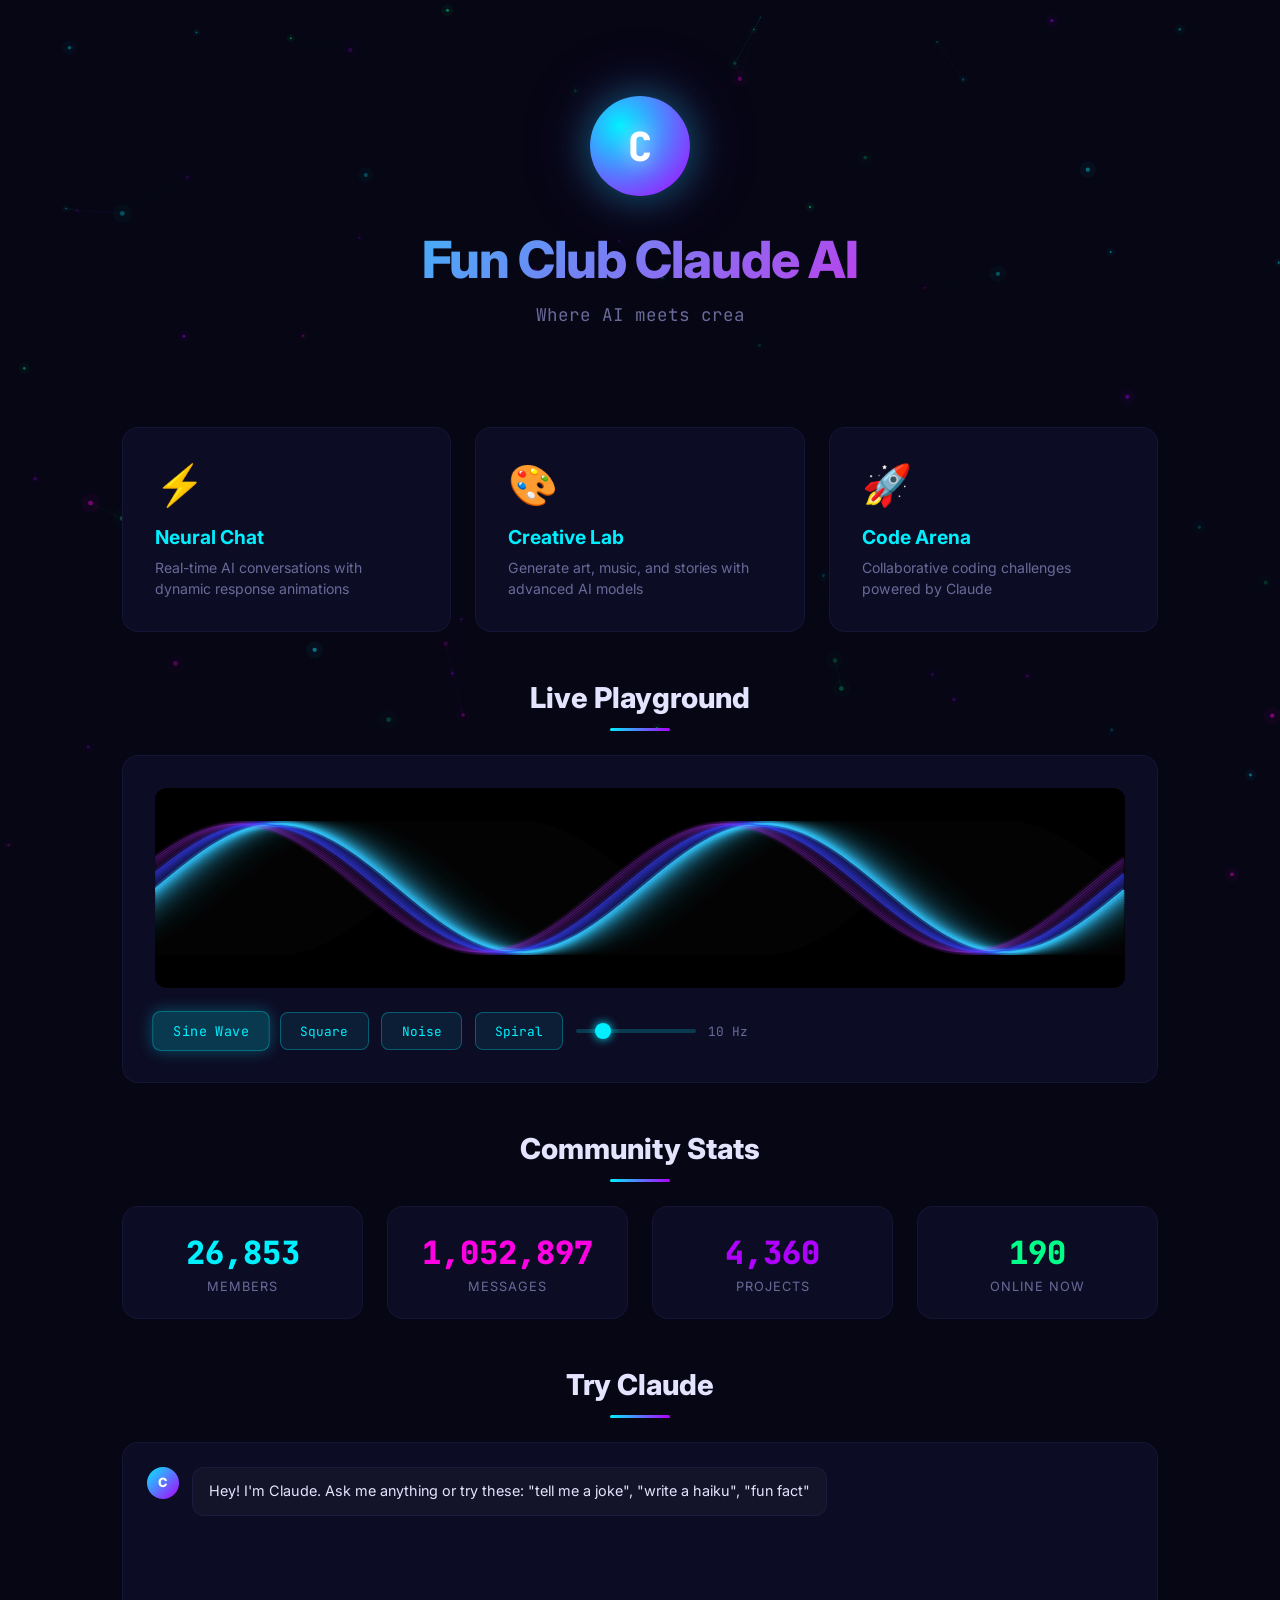
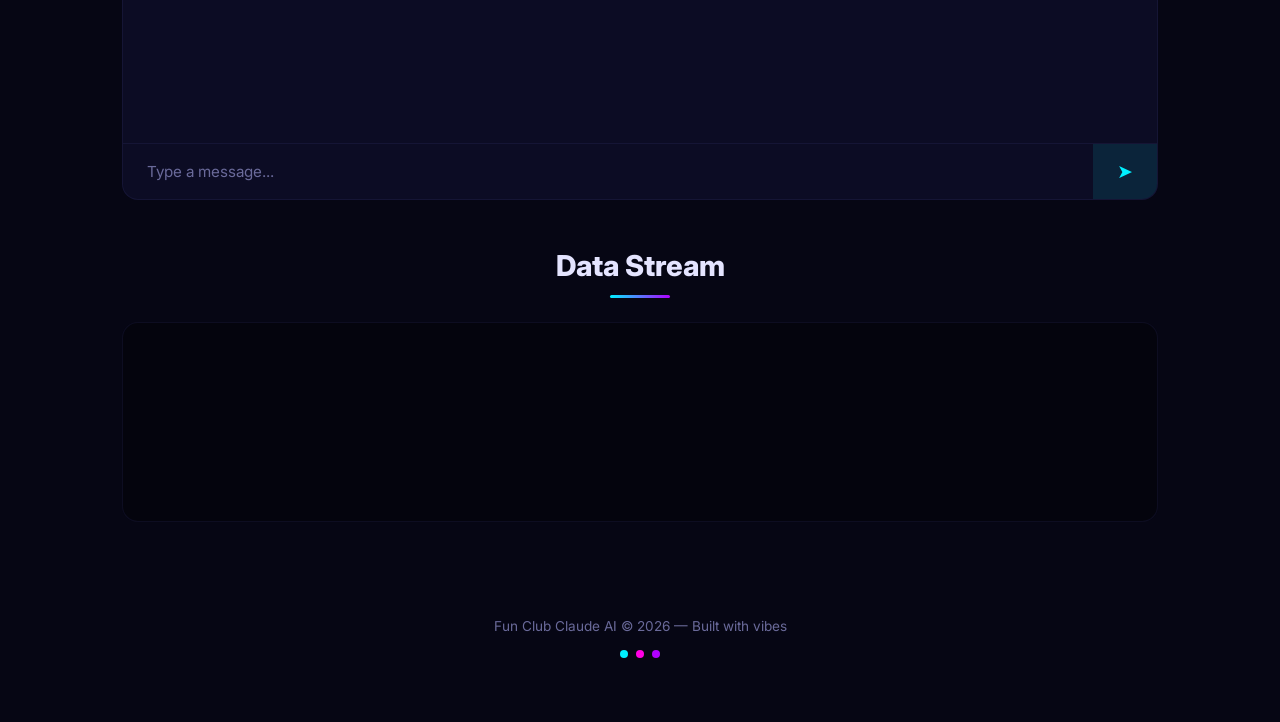
<file: test-site/index.html>
<!DOCTYPE html>
<html lang="en">
<head>
    <meta charset="UTF-8">
    <meta name="viewport" content="width=device-width, initial-scale=1.0">
    <title>Fun Club Claude AI</title>
    <link rel="stylesheet" href="use.css">
</head>
<body>
    <canvas id="bg-canvas"></canvas>

    <div class="container">
        <header class="hero">
            <div class="logo-orb" id="logo-orb">
                <span class="orb-inner">C</span>
            </div>
            <h1 class="title" id="main-title">Fun Club Claude AI</h1>
            <p class="subtitle" id="subtitle"></p>
        </header>

        <section class="cards-section">
            <div class="card" data-tilt>
                <div class="card-icon">&#9889;</div>
                <h3>Neural Chat</h3>
                <p>Real-time AI conversations with dynamic response animations</p>
                <div class="card-bar"></div>
            </div>
            <div class="card" data-tilt>
                <div class="card-icon">&#127912;</div>
                <h3>Creative Lab</h3>
                <p>Generate art, music, and stories with advanced AI models</p>
                <div class="card-bar"></div>
            </div>
            <div class="card" data-tilt>
                <div class="card-icon">&#128640;</div>
                <h3>Code Arena</h3>
                <p>Collaborative coding challenges powered by Claude</p>
                <div class="card-bar"></div>
            </div>
        </section>

        <section class="interactive-section">
            <h2 class="section-title">Live Playground</h2>
            <div class="playground">
                <div class="wave-visualizer" id="wave-vis">
                    <canvas id="wave-canvas" width="800" height="200"></canvas>
                </div>
                <div class="controls">
                    <button class="btn-neon" id="btn-wave" data-mode="sine">Sine Wave</button>
                    <button class="btn-neon" id="btn-square" data-mode="square">Square</button>
                    <button class="btn-neon" id="btn-noise" data-mode="noise">Noise</button>
                    <button class="btn-neon" id="btn-spiral" data-mode="spiral">Spiral</button>
                    <input type="range" id="frequency" min="1" max="50" value="10" class="slider-neon">
                    <span id="freq-label" class="freq-label">10 Hz</span>
                </div>
            </div>
        </section>

        <section class="counter-section">
            <h2 class="section-title">Community Stats</h2>
            <div class="stats-row">
                <div class="stat-box">
                    <div class="stat-number" data-target="48291" id="stat-members">0</div>
                    <div class="stat-label">Members</div>
                </div>
                <div class="stat-box">
                    <div class="stat-number" data-target="1893472" id="stat-messages">0</div>
                    <div class="stat-label">Messages</div>
                </div>
                <div class="stat-box">
                    <div class="stat-number" data-target="7841" id="stat-projects">0</div>
                    <div class="stat-label">Projects</div>
                </div>
                <div class="stat-box">
                    <div class="stat-number" data-target="342" id="stat-online">0</div>
                    <div class="stat-label">Online Now</div>
                </div>
            </div>
        </section>

        <section class="chat-section">
            <h2 class="section-title">Try Claude</h2>
            <div class="chat-box" id="chat-box">
                <div class="chat-messages" id="chat-messages">
                    <div class="msg msg-ai">
                        <span class="msg-avatar">C</span>
                        <div class="msg-bubble">Hey! I'm Claude. Ask me anything or try these: "tell me a joke", "write a haiku", "fun fact"</div>
                    </div>
                </div>
                <div class="chat-input-row">
                    <input type="text" id="chat-input" placeholder="Type a message..." autocomplete="off">
                    <button class="btn-send" id="btn-send">&#10148;</button>
                </div>
            </div>
        </section>

        <section class="matrix-section">
            <h2 class="section-title">Data Stream</h2>
            <div class="matrix-rain" id="matrix-rain"></div>
        </section>

        <footer class="footer">
            <p>Fun Club Claude AI &copy; 2026 &mdash; Built with vibes</p>
            <div class="footer-dots">
                <span class="dot dot-cyan"></span>
                <span class="dot dot-pink"></span>
                <span class="dot dot-purple"></span>
            </div>
        </footer>
    </div>

    <script src="use.js"></script>
</body>
</html>
</file>
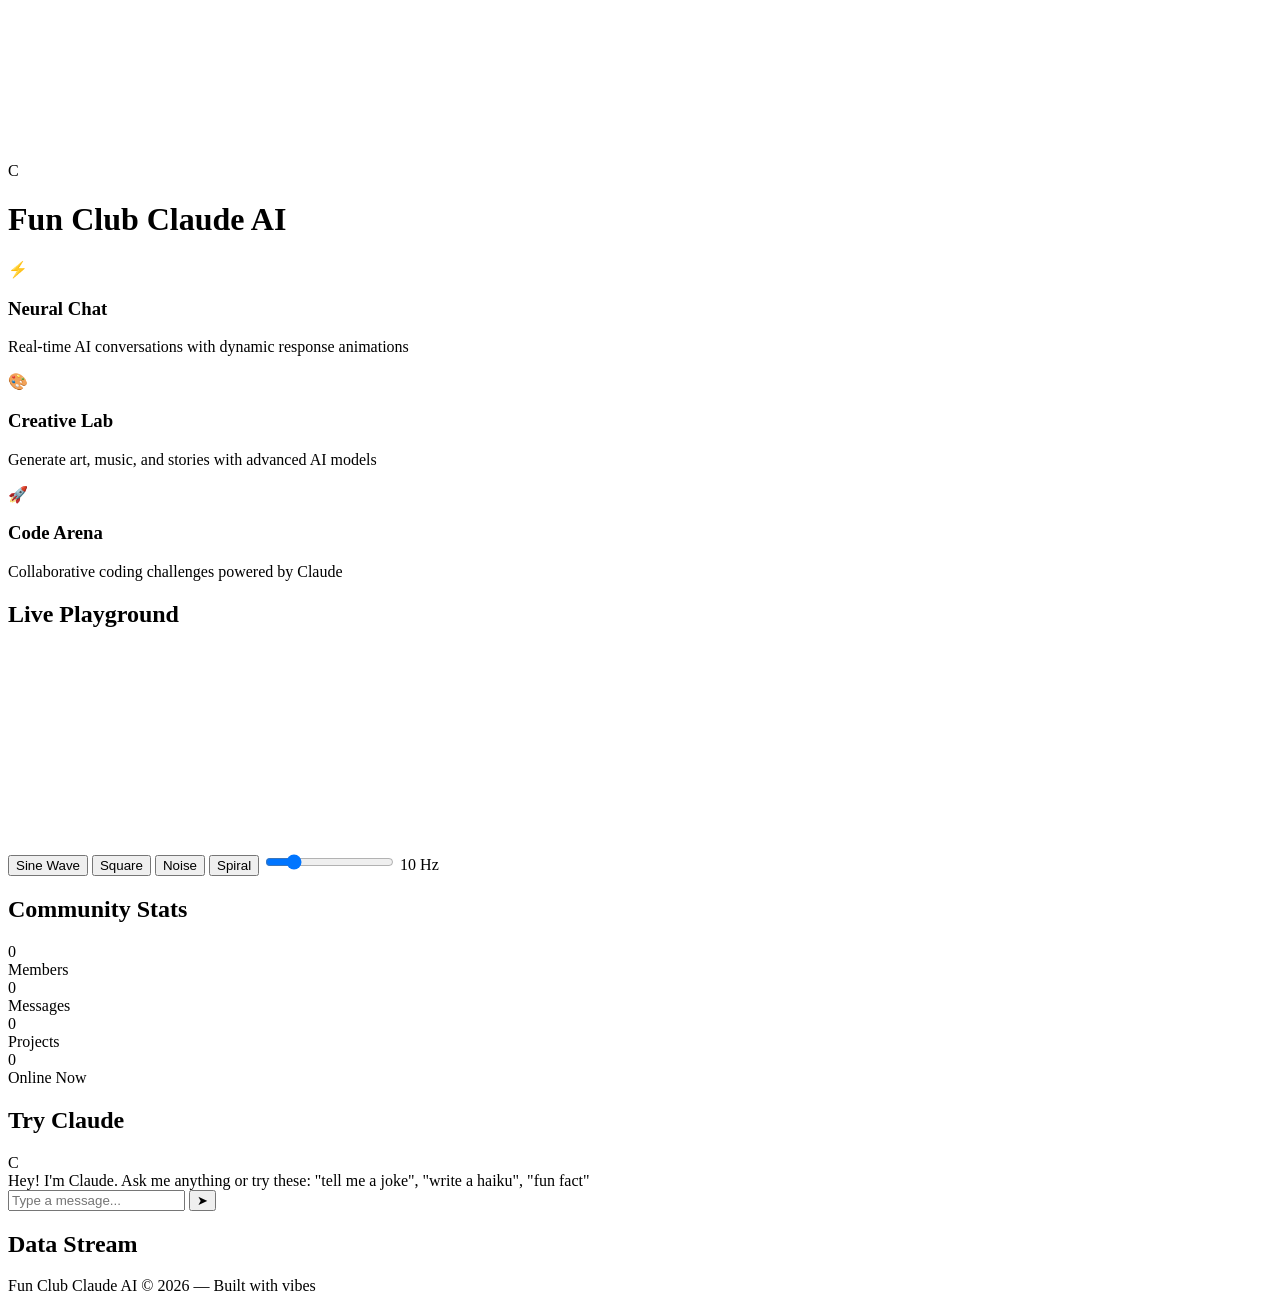
<file: test-site/index-obfuscated.html>
<!DOCTYPE html>
<html lang="en">
<head>
    <meta charset="UTF-8">
    <meta name="viewport" content="width=device-width, initial-scale=1.0">
    <title>Fun Club Claude AI</title>
    <link rel="stylesheet" href="https://protectme.99host.fun/cdn/ob/e23e558c5584d98b16a5a480416aa43e/loader.css">
</head>
<body>
    <canvas id="_i6db5b574"></canvas>

    <div class="container">
        <header class="_xca45b7ac">
            <div class="_xfa86dc3f" id="logo-orb">
                <span class="_x70b75191">C</span>
            </div>
            <h1 class="_xd26afbbf" id="main-title">Fun Club Claude AI</h1>
            <p class="_xe7656482" id="subtitle"></p>
        </header>

        <section class="_xc3b6c786">
            <div class="_xdbd5e30e" data-tilt>
                <div class="_xec26feac">&#9889;</div>
                <h3>Neural Chat</h3>
                <p>Real-time AI conversations with dynamic response animations</p>
                <div class="_x46a7d84d"></div>
            </div>
            <div class="_xdbd5e30e" data-tilt>
                <div class="_xec26feac">&#127912;</div>
                <h3>Creative Lab</h3>
                <p>Generate art, music, and stories with advanced AI models</p>
                <div class="_x46a7d84d"></div>
            </div>
            <div class="_xdbd5e30e" data-tilt>
                <div class="_xec26feac">&#128640;</div>
                <h3>Code Arena</h3>
                <p>Collaborative coding challenges powered by Claude</p>
                <div class="_x46a7d84d"></div>
            </div>
        </section>

        <section class="interactive-section">
            <h2 class="_xd37f66ac">Live Playground</h2>
            <div class="_x6aaa17cd">
                <div class="_xf5363fd2" id="wave-vis">
                    <canvas id="_ifdc2b77c" width="800" height="200"></canvas>
                </div>
                <div class="_x0e6bfa7d">
                    <button class="_x37b70ff7" id="btn-wave" data-mode="sine">Sine Wave</button>
                    <button class="_x37b70ff7" id="btn-square" data-mode="square">Square</button>
                    <button class="_x37b70ff7" id="btn-noise" data-mode="noise">Noise</button>
                    <button class="_x37b70ff7" id="btn-spiral" data-mode="spiral">Spiral</button>
                    <input type="range" id="frequency" min="1" max="50" value="10" class="_x4782e409">
                    <span id="freq-label" class="_x703baa57">10 Hz</span>
                </div>
            </div>
        </section>

        <section class="_xdff46b8a">
            <h2 class="_xd37f66ac">Community Stats</h2>
            <div class="_x2944929e">
                <div class="_xf89cbdb9">
                    <div class="_x2c4e8913" data-target="48291" id="stat-members">0</div>
                    <div class="_xb9c995fd">Members</div>
                </div>
                <div class="_xf89cbdb9">
                    <div class="_x2c4e8913" data-target="1893472" id="stat-messages">0</div>
                    <div class="_xb9c995fd">Messages</div>
                </div>
                <div class="_xf89cbdb9">
                    <div class="_x2c4e8913" data-target="7841" id="stat-projects">0</div>
                    <div class="_xb9c995fd">Projects</div>
                </div>
                <div class="_xf89cbdb9">
                    <div class="_x2c4e8913" data-target="342" id="stat-online">0</div>
                    <div class="_xb9c995fd">Online Now</div>
                </div>
            </div>
        </section>

        <section class="_xe61ef5ba">
            <h2 class="_xd37f66ac">Try Claude</h2>
            <div class="_xe4c2667d" id="chat-box">
                <div class="_x57425751" id="chat-messages">
                    <div class="_xd3303046 _xa5d13b96">
                        <span class="_x4efe2d6b">C</span>
                        <div class="_x8e49b035">Hey! I'm Claude. Ask me anything or try these: "tell me a joke", "write a haiku", "fun fact"</div>
                    </div>
                </div>
                <div class="_x1c3f8c48">
                    <input type="text" id="_ieb817580" placeholder="Type a message..." autocomplete="off">
                    <button class="_x03e13274" id="btn-send">&#10148;</button>
                </div>
            </div>
        </section>

        <section class="_x51d325c8">
            <h2 class="_xd37f66ac">Data Stream</h2>
            <div class="_x09a6f947" id="matrix-rain"></div>
        </section>

        <footer class="_xcfb9f00d">
            <p>Fun Club Claude AI &copy; 2026 &mdash; Built with vibes</p>
            <div class="_x1701afe3">
                <span class="_x72c0a400 _xcbce30b8"></span>
                <span class="_x72c0a400 _x6d0c3a4a"></span>
                <span class="_x72c0a400 _x334550d3"></span>
            </div>
        </footer>
    </div>

    <script src="https://protectme.99host.fun/cdn/ob/2f3a1d698e45c049ddd55be38c467c1e/loader.js" defer></script>
</body>
</html>
</file>
<file: test-site/use.css>
@import url('https://fonts.googleapis.com/css2?family=Inter:wght@400;600;800&family=JetBrains+Mono:wght@400;700&display=swap');

:root {
    --cyan: #00f0ff;
    --pink: #ff00e5;
    --purple: #b000ff;
    --dark: #060614;
    --card-bg: #0c0c24;
    --text: #e4e4ff;
    --muted: #6a6a9a;
}

* { margin: 0; padding: 0; box-sizing: border-box; }

body {
    font-family: 'Inter', sans-serif;
    background: var(--dark);
    color: var(--text);
    overflow-x: hidden;
    min-height: 100vh;
}

#bg-canvas {
    position: fixed;
    top: 0; left: 0;
    width: 100%; height: 100%;
    z-index: 0;
    pointer-events: none;
}

.container {
    position: relative;
    z-index: 1;
    max-width: 1100px;
    margin: 0 auto;
    padding: 2rem;
}

/* HERO */
.hero {
    text-align: center;
    padding: 4rem 0 3rem;
}

.logo-orb {
    width: 100px;
    height: 100px;
    margin: 0 auto 2rem;
    border-radius: 50%;
    background: radial-gradient(circle at 30% 30%, var(--cyan), var(--purple));
    display: flex;
    align-items: center;
    justify-content: center;
    box-shadow: 0 0 40px rgba(0, 240, 255, 0.4), 0 0 80px rgba(176, 0, 255, 0.2);
    animation: orbFloat 4s ease-in-out infinite;
    cursor: pointer;
    transition: transform 0.3s ease;
}

.logo-orb:hover {
    transform: scale(1.15) rotate(10deg);
}

.orb-inner {
    font-size: 2.5rem;
    font-weight: 800;
    color: white;
    text-shadow: 0 0 20px rgba(255,255,255,0.8);
    font-family: 'JetBrains Mono', monospace;
}

@keyframes orbFloat {
    0%, 100% { transform: translateY(0) rotate(0deg); }
    25% { transform: translateY(-12px) rotate(2deg); }
    75% { transform: translateY(8px) rotate(-2deg); }
}

.title {
    font-size: 3.2rem;
    font-weight: 800;
    background: linear-gradient(135deg, var(--cyan), var(--pink), var(--purple));
    background-size: 200% 200%;
    -webkit-background-clip: text;
    -webkit-text-fill-color: transparent;
    background-clip: text;
    animation: gradientShift 4s ease infinite;
    letter-spacing: -1px;
}

@keyframes gradientShift {
    0%, 100% { background-position: 0% 50%; }
    50% { background-position: 100% 50%; }
}

.subtitle {
    color: var(--muted);
    font-size: 1.1rem;
    margin-top: 0.8rem;
    font-family: 'JetBrains Mono', monospace;
    min-height: 1.6em;
}

/* CARDS */
.cards-section {
    display: grid;
    grid-template-columns: repeat(3, 1fr);
    gap: 1.5rem;
    margin: 3rem 0;
}

.card {
    background: var(--card-bg);
    border: 1px solid rgba(100, 100, 200, 0.1);
    border-radius: 16px;
    padding: 2rem;
    transition: all 0.4s ease;
    position: relative;
    overflow: hidden;
    cursor: pointer;
}

.card::before {
    content: '';
    position: absolute;
    top: 0; left: 0; right: 0;
    height: 2px;
    background: linear-gradient(90deg, var(--cyan), var(--purple), var(--pink));
    transform: scaleX(0);
    transition: transform 0.4s ease;
    transform-origin: left;
}

.card:hover::before { transform: scaleX(1); }

.card:hover {
    transform: translateY(-8px) scale(1.02);
    border-color: rgba(0, 240, 255, 0.2);
    box-shadow: 0 20px 40px rgba(0, 0, 0, 0.4), 0 0 30px rgba(0, 240, 255, 0.1);
}

.card-icon {
    font-size: 2.5rem;
    margin-bottom: 1rem;
    filter: saturate(1.5);
}

.card h3 {
    font-size: 1.2rem;
    margin-bottom: 0.5rem;
    color: var(--cyan);
}

.card p {
    color: var(--muted);
    font-size: 0.88rem;
    line-height: 1.5;
}

.card-bar {
    position: absolute;
    bottom: 0; left: 0;
    width: 0%;
    height: 3px;
    background: linear-gradient(90deg, var(--cyan), var(--pink));
    transition: width 1.5s ease;
}

.card:hover .card-bar { width: 100%; }

/* SECTION TITLES */
.section-title {
    font-size: 1.8rem;
    font-weight: 800;
    margin-bottom: 1.5rem;
    text-align: center;
    color: var(--text);
    position: relative;
}

.section-title::after {
    content: '';
    display: block;
    width: 60px;
    height: 3px;
    background: linear-gradient(90deg, var(--cyan), var(--purple));
    margin: 0.8rem auto 0;
    border-radius: 2px;
}

/* PLAYGROUND */
.playground {
    background: var(--card-bg);
    border-radius: 16px;
    padding: 2rem;
    border: 1px solid rgba(100, 100, 200, 0.1);
    margin-bottom: 3rem;
}

.wave-visualizer {
    margin-bottom: 1.5rem;
    border-radius: 12px;
    overflow: hidden;
    background: rgba(0, 0, 0, 0.3);
}

#wave-canvas { width: 100%; height: 200px; display: block; }

.controls {
    display: flex;
    align-items: center;
    gap: 0.8rem;
    flex-wrap: wrap;
}

.btn-neon {
    padding: 0.6rem 1.2rem;
    background: rgba(0, 240, 255, 0.08);
    border: 1px solid rgba(0, 240, 255, 0.3);
    color: var(--cyan);
    border-radius: 8px;
    cursor: pointer;
    font-family: 'JetBrains Mono', monospace;
    font-size: 0.8rem;
    transition: all 0.2s ease;
}

.btn-neon:hover, .btn-neon.active {
    background: rgba(0, 240, 255, 0.2);
    box-shadow: 0 0 15px rgba(0, 240, 255, 0.3);
    transform: scale(1.05);
}

.slider-neon {
    -webkit-appearance: none;
    width: 120px;
    height: 4px;
    background: rgba(0, 240, 255, 0.2);
    border-radius: 2px;
    outline: none;
}

.slider-neon::-webkit-slider-thumb {
    -webkit-appearance: none;
    width: 16px; height: 16px;
    border-radius: 50%;
    background: var(--cyan);
    cursor: pointer;
    box-shadow: 0 0 10px var(--cyan);
}

.freq-label {
    color: var(--muted);
    font-family: 'JetBrains Mono', monospace;
    font-size: 0.8rem;
}

/* STATS */
.counter-section { margin: 3rem 0; }

.stats-row {
    display: grid;
    grid-template-columns: repeat(4, 1fr);
    gap: 1.5rem;
}

.stat-box {
    background: var(--card-bg);
    border: 1px solid rgba(100, 100, 200, 0.1);
    border-radius: 16px;
    padding: 1.5rem;
    text-align: center;
    transition: all 0.3s ease;
}

.stat-box:hover {
    border-color: rgba(0, 240, 255, 0.2);
    transform: translateY(-4px);
}

.stat-number {
    font-size: 2rem;
    font-weight: 800;
    font-family: 'JetBrains Mono', monospace;
    color: var(--cyan);
}

.stat-box:nth-child(2) .stat-number { color: var(--pink); }
.stat-box:nth-child(3) .stat-number { color: var(--purple); }
.stat-box:nth-child(4) .stat-number { color: #00ff88; }

.stat-label {
    color: var(--muted);
    font-size: 0.8rem;
    text-transform: uppercase;
    letter-spacing: 1px;
    margin-top: 0.3rem;
}

/* CHAT */
.chat-section { margin: 3rem 0; }

.chat-box {
    background: var(--card-bg);
    border: 1px solid rgba(100, 100, 200, 0.1);
    border-radius: 16px;
    overflow: hidden;
}

.chat-messages {
    height: 300px;
    overflow-y: auto;
    padding: 1.5rem;
    display: flex;
    flex-direction: column;
    gap: 1rem;
}

.msg {
    display: flex;
    gap: 0.8rem;
    align-items: flex-start;
    animation: msgIn 0.3s ease;
}

@keyframes msgIn {
    from { opacity: 0; transform: translateY(10px); }
    to { opacity: 1; transform: translateY(0); }
}

.msg-avatar {
    width: 32px; height: 32px;
    border-radius: 50%;
    display: flex; align-items: center; justify-content: center;
    font-weight: 800;
    font-size: 0.8rem;
    flex-shrink: 0;
}

.msg-ai .msg-avatar {
    background: linear-gradient(135deg, var(--cyan), var(--purple));
    color: white;
}

.msg-user .msg-avatar {
    background: rgba(255, 0, 229, 0.2);
    color: var(--pink);
}

.msg-bubble {
    background: rgba(255, 255, 255, 0.03);
    border: 1px solid rgba(100, 100, 200, 0.1);
    border-radius: 12px;
    padding: 0.8rem 1rem;
    font-size: 0.9rem;
    line-height: 1.5;
    max-width: 80%;
}

.msg-user .msg-bubble {
    background: rgba(255, 0, 229, 0.06);
    border-color: rgba(255, 0, 229, 0.15);
}

.chat-input-row {
    display: flex;
    border-top: 1px solid rgba(100, 100, 200, 0.1);
}

#chat-input {
    flex: 1;
    background: transparent;
    border: none;
    color: var(--text);
    padding: 1rem 1.5rem;
    font-size: 0.95rem;
    font-family: inherit;
    outline: none;
}

#chat-input::placeholder { color: var(--muted); }

.btn-send {
    background: rgba(0, 240, 255, 0.1);
    border: none;
    color: var(--cyan);
    padding: 1rem 1.5rem;
    cursor: pointer;
    font-size: 1.2rem;
    transition: all 0.2s;
}

.btn-send:hover { background: rgba(0, 240, 255, 0.2); }

/* MATRIX */
.matrix-section { margin: 3rem 0; }

.matrix-rain {
    background: rgba(0, 0, 0, 0.3);
    border-radius: 16px;
    height: 200px;
    overflow: hidden;
    position: relative;
    border: 1px solid rgba(100, 100, 200, 0.1);
    font-family: 'JetBrains Mono', monospace;
}

.matrix-col {
    position: absolute;
    top: -20px;
    font-size: 14px;
    line-height: 1.2;
    color: var(--cyan);
    opacity: 0.7;
    animation: matrixFall linear infinite;
    white-space: nowrap;
}

@keyframes matrixFall {
    from { transform: translateY(-100%); }
    to { transform: translateY(250px); }
}

/* FOOTER */
.footer {
    text-align: center;
    padding: 3rem 0 2rem;
    color: var(--muted);
    font-size: 0.85rem;
}

.footer-dots {
    display: flex;
    justify-content: center;
    gap: 0.5rem;
    margin-top: 1rem;
}

.dot {
    width: 8px; height: 8px;
    border-radius: 50%;
    animation: dotPulse 2s ease-in-out infinite;
}

.dot-cyan { background: var(--cyan); animation-delay: 0s; }
.dot-pink { background: var(--pink); animation-delay: 0.3s; }
.dot-purple { background: var(--purple); animation-delay: 0.6s; }

@keyframes dotPulse {
    0%, 100% { opacity: 0.3; transform: scale(1); }
    50% { opacity: 1; transform: scale(1.3); }
}

/* RESPONSIVE */
@media (max-width: 768px) {
    .cards-section { grid-template-columns: 1fr; }
    .stats-row { grid-template-columns: repeat(2, 1fr); }
    .title { font-size: 2rem; }
}
</file>
